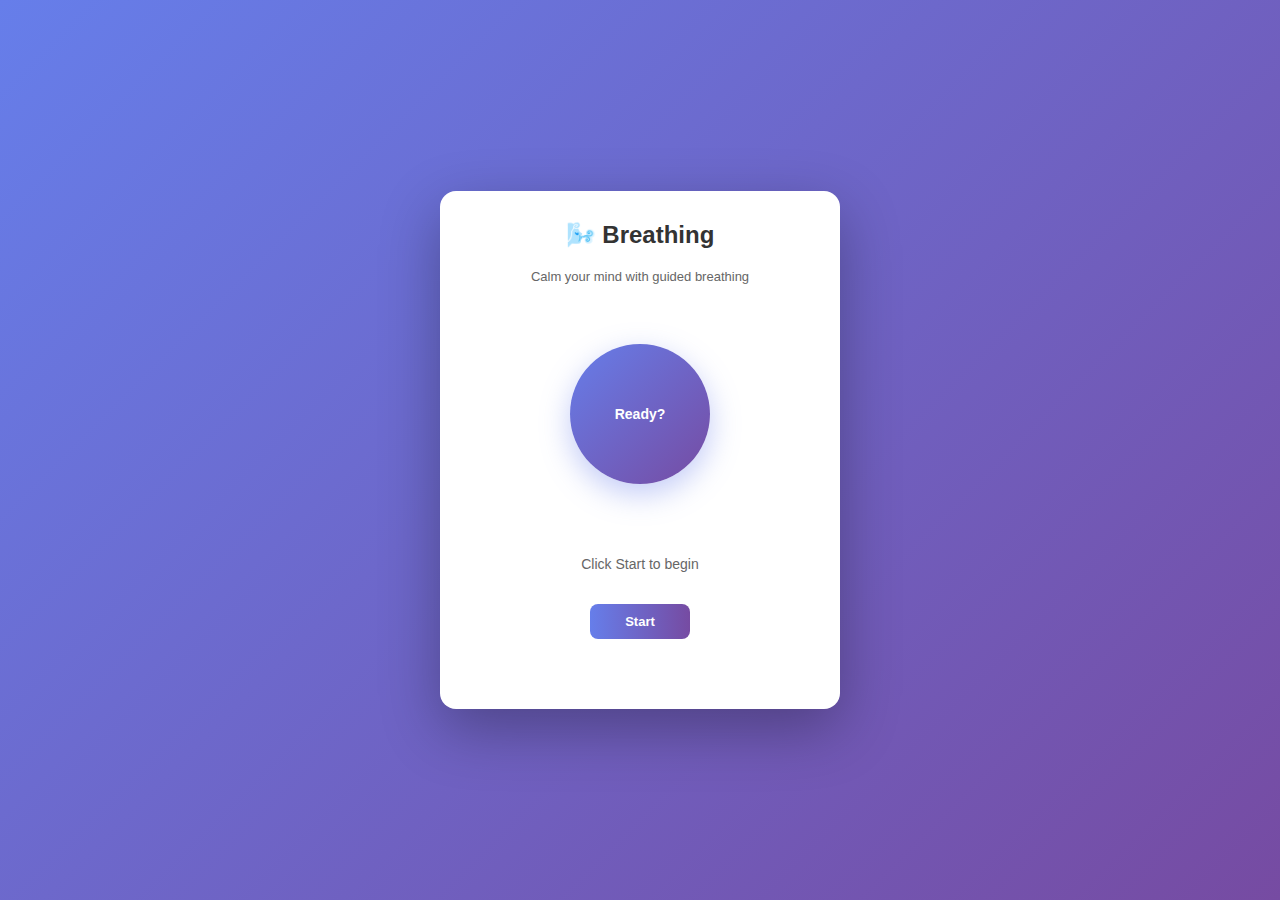
<file: mood ai/templates/breathing.html>
<!DOCTYPE html>
<html lang="en">
<head>
  <meta charset="UTF-8">
  <meta name="viewport" content="width=device-width, initial-scale=1.0">
  <title>Breathing Exercise</title>
  <style>
    * {
      margin: 0;
      padding: 0;
      box-sizing: border-box;
    }
    
    html, body {
      width: 100%;
      height: 100%;
      background: linear-gradient(135deg, #667eea 0%, #764ba2 100%);
      font-family: -apple-system, BlinkMacSystemFont, 'Segoe UI', Roboto, Oxygen, Ubuntu, sans-serif;
      display: flex;
      align-items: center;
      justify-content: center;
      overflow: hidden;
    }
    
    .container {
      width: 100%;
      height: 100%;
      display: flex;
      flex-direction: column;
      align-items: center;
      justify-content: center;
      padding: 20px;
      background: linear-gradient(135deg, #667eea 0%, #764ba2 100%);
    }
    
    .content {
      background: white;
      border-radius: 16px;
      padding: 30px 20px;
      box-shadow: 0 20px 60px rgba(0,0,0,0.3);
      width: 100%;
      max-width: 400px;
      display: flex;
      flex-direction: column;
      align-items: center;
      gap: 20px;
    }
    
    h1 {
      font-size: 24px;
      color: #333;
      margin: 0;
      text-align: center;
    }
    
    .subtitle {
      font-size: 13px;
      color: #666;
      text-align: center;
      margin: 0;
    }
    
    .circle-container {
      width: 100%;
      height: 220px;
      display: flex;
      align-items: center;
      justify-content: center;
      min-height: 220px;
    }
    
    .breath-circle {
      width: 140px;
      height: 140px;
      border-radius: 50%;
      background: linear-gradient(135deg, #667eea 0%, #764ba2 100%);
      display: flex;
      align-items: center;
      justify-content: center;
      box-shadow: 0 10px 30px rgba(102, 126, 234, 0.4);
      flex-shrink: 0;
    }
    
    .breath-text {
      font-size: 14px;
      font-weight: 700;
      color: white;
      text-align: center;
      line-height: 1.3;
      padding: 10px;
    }
    
    .instruction {
      font-size: 14px;
      color: #666;
      text-align: center;
      height: 40px;
      display: flex;
      align-items: center;
      justify-content: center;
      min-height: 40px;
    }
    
    .button-group {
      display: flex;
      gap: 10px;
      width: 100%;
      justify-content: center;
    }
    
    button {
      padding: 10px 20px;
      border: none;
      border-radius: 8px;
      font-size: 13px;
      font-weight: 700;
      cursor: pointer;
      transition: all 120ms ease;
      min-width: 100px;
    }
    
    .btn-start {
      background: linear-gradient(90deg, #667eea, #764ba2);
      color: white;
    }
    
    .btn-start:hover {
      transform: translateY(-2px);
      box-shadow: 0 6px 16px rgba(102, 126, 234, 0.4);
    }
    
    .btn-start:active {
      transform: translateY(0);
    }
    
    .btn-stop {
      background: #ff6b6b;
      color: white;
      display: none;
    }
    
    .btn-stop:hover {
      transform: translateY(-2px);
      box-shadow: 0 6px 16px rgba(255, 107, 107, 0.4);
    }
    
    .btn-stop:active {
      transform: translateY(0);
    }
    
    .cycles {
      font-size: 12px;
      color: #999;
      text-align: center;
      height: 20px;
      min-height: 20px;
    }
  </style>
</head>
<body>
  <div class="container">
    <div class="content">
      <h1>🌬️ Breathing</h1>
      <p class="subtitle">Calm your mind with guided breathing</p>
      
      <div class="circle-container">
        <div class="breath-circle">
          <div class="breath-text" id="circleText">Ready?</div>
        </div>
      </div>
      
      <div class="instruction" id="instruction">Click Start to begin</div>
      
      <div class="button-group">
        <button class="btn-start" id="startBtn">Start</button>
        <button class="btn-stop" id="stopBtn">Stop</button>
      </div>
      
      <div class="cycles" id="cycles"></div>
    </div>
  </div>

  <script>
    const circle = document.querySelector('.breath-circle');
    const circleText = document.getElementById('circleText');
    const instruction = document.getElementById('instruction');
    const startBtn = document.getElementById('startBtn');
    const stopBtn = document.getElementById('stopBtn');
    const cyclesEl = document.getElementById('cycles');
    
    let isBreathing = false;
    let cycleCount = 0;
    let phaseIndex = 0;
    let timeoutId = null;
    
    const phases = [
      { text: 'Breathe In', scale: 1.3, duration: 4000 },
      { text: 'Hold', scale: 1.3, duration: 4000 },
      { text: 'Breathe Out', scale: 1, duration: 4000 },
      { text: 'Hold', scale: 1, duration: 2000 }
    ];
    
    function runPhase() {
      if (!isBreathing) return;
      
      const phase = phases[phaseIndex];
      
      // Update instruction text
      instruction.textContent = phase.text;
      
      // Animate circle
      circle.style.transition = `transform ${phase.duration}ms ease-in-out`;
      circle.style.transform = `scale(${phase.scale})`;
      
      // Move to next phase
      phaseIndex = (phaseIndex + 1) % phases.length;
      
      // Update cycles count
      if (phaseIndex === 0) {
        cycleCount++;
        cyclesEl.textContent = `Cycle: ${cycleCount}`;
      }
      
      // Schedule next phase
      timeoutId = setTimeout(runPhase, phase.duration);
    }
    
    startBtn.addEventListener('click', function() {
      if (isBreathing) return;
      
      isBreathing = true;
      cycleCount = 0;
      phaseIndex = 0;
      
      startBtn.style.display = 'none';
      stopBtn.style.display = 'block';
      cyclesEl.textContent = '';
      circleText.textContent = 'Breathing...';
      
      // Start the breathing cycle
      runPhase();
    });
    
    stopBtn.addEventListener('click', function() {
      isBreathing = false;
      
      if (timeoutId) {
        clearTimeout(timeoutId);
      }
      
      // Reset circle
      circle.style.transition = 'transform 500ms ease-in-out';
      circle.style.transform = 'scale(1)';
      circleText.textContent = 'Well done! 🌿';
      instruction.textContent = `You completed ${cycleCount} cycle${cycleCount !== 1 ? 's' : ''}. Great job!`;
      
      startBtn.style.display = 'block';
      stopBtn.style.display = 'none';
      cyclesEl.textContent = '💪 Feel better?';
    });
  </script>
</body>
</html>
</file>
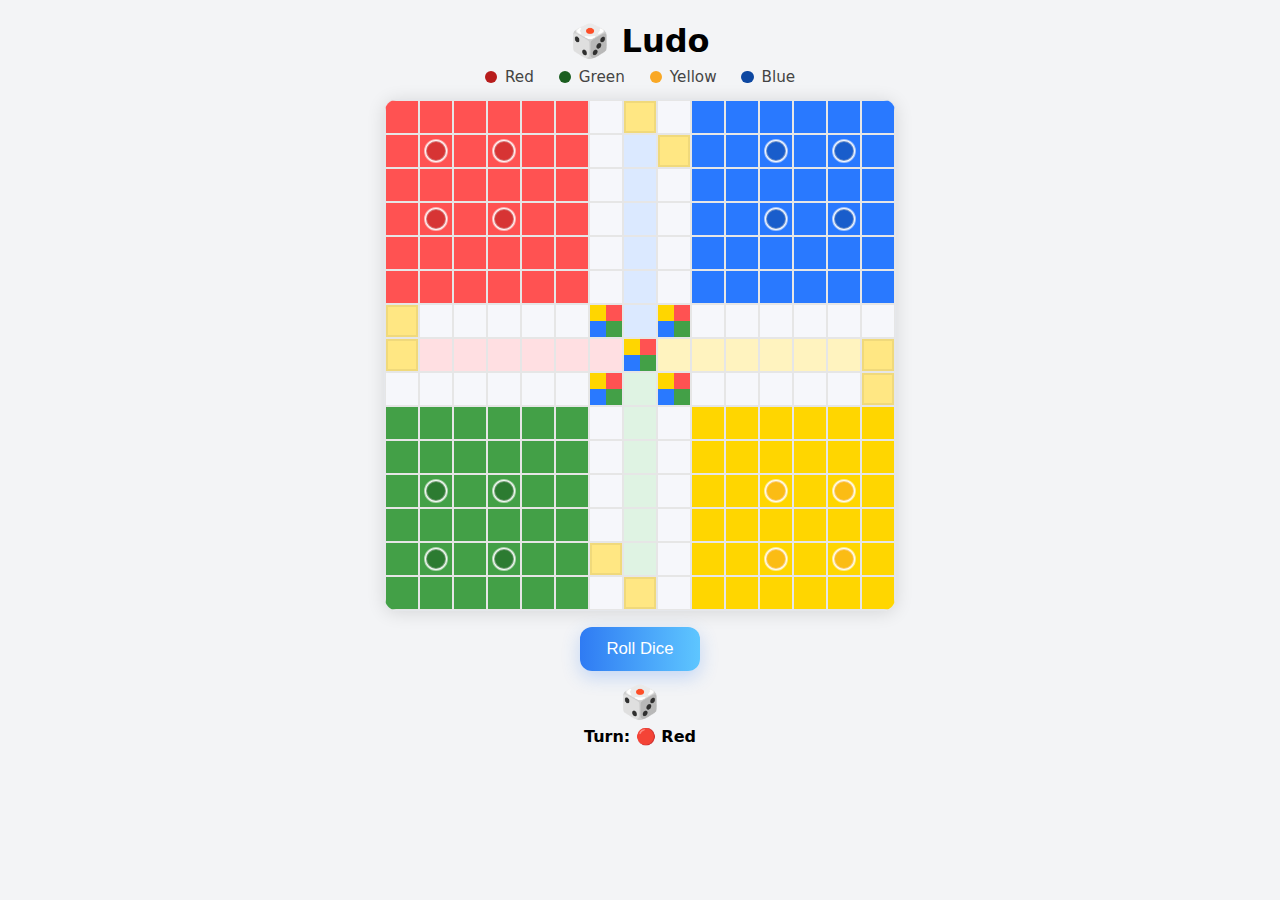
<file: mood ai/templates/ludo.html>
<!DOCTYPE html>
<html lang="en">
<head>
  <meta charset="UTF-8" />
  <meta name="viewport" content="width=device-width, initial-scale=1.0"/>
  <title>Ludo – Playable</title>
  <style>
    :root{
      --red:#ff5252; --red-dark:#b71c1c;
      --green:#43a047; --green-dark:#1b5e20;
      --yellow:#ffd600; --yellow-dark:#f9a825;
      --blue:#2979ff; --blue-dark:#0d47a1;
      --grid: 34px; /* cell size — tweak if you want */
    }

    /* Page */
    body{ background:#f3f4f6; font-family: system-ui, -apple-system, "Segoe UI", Roboto, Arial, sans-serif; }
    .wrap{
      max-width: 900px; margin: 22px auto; text-align: center;
    }
    h2{ margin: 0 0 8px; font-size: 2rem; }

    /* Legend */
    .legend{font-size:.95rem; color:#444; margin-bottom:12px}
    .legend span{display:inline-flex; align-items:center; gap:8px; margin:0 10px}
    .dot{ width:.8em; height:.8em; border-radius:50%; display:inline-block }
    .dot.red{background:var(--red-dark)} .dot.green{background:var(--green-dark)}
    .dot.blue{background:var(--blue-dark)} .dot.yellow{background:var(--yellow-dark)}

    /* Centering shell (prevents the “extra right border” issue) */
    .board-wrapper{ display:flex; justify-content:center; }
    .board-shell{ width:max-content; }

    /* Board grid */
    .ludo-board{
      display:grid;
      grid-template-columns: repeat(15, var(--grid));
      grid-template-rows: repeat(15, var(--grid));
      border-radius: 12px;
      background:#fff;
      box-shadow:0 2px 18px rgba(0,0,0,.12);
      border:1px solid #e5e7eb;
      overflow:hidden;
    }
    .cell{
      width:var(--grid); height:var(--grid);
      border:1px solid #e6e6e6; box-sizing:border-box; position:relative;
    }

    /* Homes */
    .home.red{ background:var(--red) }
    .home.blue{ background:var(--blue) }
    .home.green{ background:var(--green) }
    .home.yellow{ background:var(--yellow) }

    /* Outer track & colored lanes */
    .track{ background:#f6f7fb }
    .lane.red{ background:#ffdfe2 }
    .lane.blue{ background:#dbe9ff }
    .lane.green{ background:#dff3e3 }
    .lane.yellow{ background:#fff3bf }

    /* Safe squares (starts + 4 connectors) */
    .safe{ background: #ffe783 !important; box-shadow: inset 0 0 0 2px rgba(0,0,0,.06) }

    /* Center 3×3 star */
    .center{ background:
      conic-gradient(var(--red) 0 90deg, var(--green) 90deg 180deg,
                     var(--blue) 180deg 270deg, var(--yellow) 270deg 360deg); }

    /* Home “piece spots” (just for looks) */
    .spot{
      position:absolute; width:18px; height:18px; border-radius:50%;
      border:2px solid #fff; opacity:.9; top:50%; left:50%;
      transform:translate(-50%,-50%);
    }

    /* Tokens */
    .token{
      width:20px; height:20px; border-radius:50%;
      position:absolute; top:50%; left:50%; transform:translate(-50%,-50%);
      border:2px solid #fff; cursor:pointer; transition: transform .12s ease;
    }
    .token:hover{ transform:translate(-50%,-50%) scale(1.08); }
    .token.red{ background:var(--red-dark) }
    .token.blue{ background:var(--blue-dark) }
    .token.green{ background:var(--green-dark) }
    .token.yellow{ background:var(--yellow-dark) }
    .disabled{ pointer-events:none; opacity:.55 }

    /* Panel */
    .panel{ margin:16px 0 0 }
    .dice-btn{
      padding:12px 26px; font-size:1.05rem; border:none; border-radius:12px;
      background: linear-gradient(90deg, #2f7bf3, #5ec6ff); color:#fff; cursor:pointer;
      box-shadow:0 6px 18px rgba(47,123,243,.25);
    }
    .dice-btn:disabled{ opacity:.6; cursor:not-allowed; }
    .dice-face{ font-size:2rem; margin:12px 0 6px; min-height:2rem }
    .turn{ font-weight:700 }
    .hint{ font-size:.95rem; color:#555; margin-top:6px }
  </style>
</head>
<body>
  <div class="wrap">
    <h2>🎲 Ludo</h2>

    <div class="legend">
      <span><i class="dot red"></i>Red</span>
      <span><i class="dot green"></i>Green</span>
      <span><i class="dot yellow"></i>Yellow</span>
      <span><i class="dot blue"></i>Blue</span>
    </div>

    <div class="board-wrapper">
      <div class="board-shell">
        <div class="ludo-board" id="board"></div>
      </div>
    </div>

    <div class="panel">
      <button class="dice-btn" id="rollBtn">Roll Dice</button>
      <div class="dice-face" id="diceFace">🎲</div>
      <div class="turn" id="turnLabel">Turn: 🔴 Red</div>
      <div class="hint" id="hint"></div>
    </div>
  </div>

  <script>
    // ========= Setup helpers
    const diceFaces = ["⚀","⚁","⚂","⚃","⚄","⚅"];
    const emojiFor = {red:"🔴",green:"🟢",yellow:"🟡",blue:"🔵"};
    const colors = ["red","green","yellow","blue"]; // turn order

    // Build 15×15 grid and save cell refs
    const board = document.getElementById('board');
    const grid = [...Array(15)].map(()=>Array(15).fill(null));

    for(let r=0;r<15;r++){
      for(let c=0;c<15;c++){
        const el=document.createElement('div');
        el.className='cell';
        el.dataset.r=r; el.dataset.c=c;

        // Homes (four 6×6 corners)
        if(r<6 && c<6) el.classList.add('home','red');
        if(r<6 && c>8) el.classList.add('home','blue');
        if(r>8 && c<6) el.classList.add('home','green');
        if(r>8 && c>8) el.classList.add('home','yellow');

        // Outer track rails (rows 6 & 8, cols 6 & 8)
        if(r===6 || r===8 || c===6 || c===8) el.classList.add('track');

        // Home lanes (toward center)
        if(r===7 && c>=1 && c<=6) el.classList.add('lane','red');
        if(r===7 && c>=8 && c<=13) el.classList.add('lane','yellow');
        if(c===7 && r>=1 && r<=6) el.classList.add('lane','blue');
        if(c===7 && r>=8 && r<=13) el.classList.add('lane','green');

        // Center 3×3 star
        if(r>=6 && r<=8 && c>=6 && c<=8) el.classList.add('center');

        board.appendChild(el);
        grid[r][c]=el;
      }
    }

    // Add decorative home spots (2×2 circles) for looks
    const spots = {
      red:    [[1,1],[1,3],[3,1],[3,3]],
      blue:   [[1,11],[1,13],[3,11],[3,13]],
      green:  [[11,1],[11,3],[13,1],[13,3]],
      yellow: [[11,11],[11,13],[13,11],[13,13]],
    };
    Object.entries(spots).forEach(([clr,pts])=>{
      pts.forEach(([r,c])=>{
        const s=document.createElement('div');
        s.className='spot';
        grid[r][c].appendChild(s);
      });
    });

    // ===== Safe squares: 4 starts + 4 connectors
    const SAFE_COORDS = [
      [6,0], [1,8], [8,14], [13,6], // starts (red, blue, yellow, green)
      [0,7], [7,14], [14,7], [7,0]  // 4 connectors (top, right, bottom, left)
    ];
    const SAFE_SET = new Set();
    SAFE_COORDS.forEach(([r,c])=>{
      grid[r][c].classList.add('safe');
      SAFE_SET.add(grid[r][c]);
    });

    // ===== Correct 52-step clockwise outer loop staying on rails (rows/cols 6 & 8)
    // Start at (6,0); connectors at (0,7),(7,14),(14,7),(7,0)
    const LOOP = [
      // left band to top
      ...Array.from({length:6},(_,i)=>[6,i]),                 // (6,0..5)
      ...Array.from({length:6},(_,i)=>[5-i,6]),               // (5..0,6)
      [0,7],
      ...Array.from({length:5},(_,i)=>[i+1,8]),               // (1..5,8)
      ...Array.from({length:7},(_,i)=>[6,8+i]),               // (6,8..14)
      [7,14],
      ...Array.from({length:6},(_,i)=>[8,14-i]),              // (8,14..9)
      ...Array.from({length:6},(_,i)=>[9+i,8]),               // (9..14,8)
      [14,7],
      ...Array.from({length:5},(_,i)=>[13-i,6]),              // (13..9,6)
      ...Array.from({length:7},(_,i)=>[8,6-i]),               // (8,6..0)
      [7,0]
    ]; // 52 cells

    // Lanes (6 cells, last is goal)
    const LANES = {
      red:    [[7,1],[7,2],[7,3],[7,4],[7,5],[7,6]],
      yellow: [[7,13],[7,12],[7,11],[7,10],[7,9],[7,8]],
      blue:   [[1,7],[2,7],[3,7],[4,7],[5,7],[6,7]],
      green:  [[13,7],[12,7],[11,7],[10,7],[9,7],[8,7]],
    };

    // Start indices along LOOP (every 13 cells)
    // red (6,0)=0 | blue (1,8)=13 | yellow (8,14)=26 | green (13,6)=39
    const START_IDX = { red:0, blue:13, yellow:26, green:39 };

    const players = ["red","green","yellow","blue"].map(color => ({
      color,
      path: buildPath(color), // 52 + 6 = 58 cells
      tokens: [],
    }));

    function buildPath(color){
      const si = START_IDX[color];
      const rotated = LOOP.slice(si).concat(LOOP.slice(0,si));
      const withLane = rotated.concat(LANES[color]);
      return withLane.map(([r,c])=>grid[r][c]);
    }

    // Create tokens, place in bases
    const BASES = {
      red:    [[1,1],[1,3],[3,1],[3,3]],
      blue:   [[1,11],[1,13],[3,11],[3,13]],
      green:  [[11,1],[11,3],[13,1],[13,3]],
      yellow: [[11,11],[11,13],[13,11],[13,13]],
    };

    players.forEach(p=>{
      for(let i=0;i<4;i++){
        const el=document.createElement('div');
        el.className=`token ${p.color}`;
        const [br,bc]=BASES[p.color][i];
        grid[br][bc].appendChild(el);

        const tok = {
          el,
          color:p.color,
          player:p,
          pos:-1,                 // -1=in base; 0..57 on path; 57=goal
          baseCell:grid[br][bc],
        };
        el.addEventListener('click',()=>onTokenClick(tok));
        p.tokens.push(tok);
      }
    });

    // ===== Game state + UI hooks
    let current = 0;         // index into players array
    let diceValue = 0;
    let rolled = false;

    const rollBtn = document.getElementById('rollBtn');
    const faceEl = document.getElementById('diceFace');
    const turnEl = document.getElementById('turnLabel');
    const hintEl = document.getElementById('hint');

    rollBtn.addEventListener('click', rollDice);
    updateTurnLabel();
    setClickableForCurrent(false);

    function updateTurnLabel(){
      const p = players[current];
      turnEl.textContent = `Turn: ${emojiFor[p.color]} ${capitalize(p.color)}`;
    }
    function capitalize(s){ return s[0].toUpperCase()+s.slice(1); }

    function rollDice(){
      if(rolled) return;
      diceValue = Math.floor(Math.random()*6)+1;
      faceEl.textContent = diceFaces[diceValue-1];
      rolled = true;

      const p = players[current];
      const can = listValidMoves(p, diceValue);
      if(can.length===0){
        // No moves → pass turn regardless of rolling 6
        rolled = false;
        nextPlayer();
      }else{
        hintEl.textContent = `Choose a ${p.color.toUpperCase()} token to move ${diceValue} step${diceValue>1?'s':''}.`;
      }
      setClickableForCurrent(true);
    }

    function listValidMoves(player, steps){
      const res=[];
      for(const t of player.tokens){
        if(t.pos===-1){
          if(steps===6) res.push({t, targetIdx:0, type:'release'});
          continue;
        }
        const dest = t.pos + steps;
        if(dest > player.path.length-1) continue; // must land exactly on goal
        res.push({t, targetIdx:dest, type:'move'});
      }
      return res;
    }

    function onTokenClick(token){
      const p = players[current];
      if(token.player!==p || !rolled) return;
      const options = listValidMoves(p, diceValue).filter(o=>o.t===token);
      if(options.length===0) return;
      applyMove(options[0]);
    }

    function applyMove({t,targetIdx,type}){
      const p = t.player;

      if(t.pos===-1 && type==='release'){
        t.pos = 0;
        p.path[0].appendChild(t.el);
      }else{
        t.pos = targetIdx;
        const destCell = p.path[t.pos];
        destCell.appendChild(t.el);

        // Capture only on outer loop (0..51) and only if destination isn't safe
        if(t.pos < 52 && !SAFE_SET.has(destCell)){
          const victims = Array.from(destCell.querySelectorAll('.token'))
            .map(el=>findTokenByEl(el))
            .filter(v=>v && v.color!==t.color);
          if(victims.length){
            victims.forEach(v=>{
              v.pos=-1;
              v.baseCell.appendChild(v.el);
            });
          }
        }
      }

      // Win check: all tokens at goal (index 57)
      if(p.tokens.every(x=>x.pos===p.path.length-1)){
        setClickableForCurrent(false);
        faceEl.textContent='🏆';
        hintEl.textContent = `${p.color.toUpperCase()} wins!`;
        rollBtn.disabled = true;
        return;
      }

      const keepTurn = (diceValue===6);
      rolled = false;
      setClickableForCurrent(false);
      if(keepTurn){
        hintEl.textContent = `${p.color.toUpperCase()} rolled a 6 – roll again.`;
      }else{
        hintEl.textContent = '';
        nextPlayer();
      }
    }

    function nextPlayer(){
      current = (current+1)%players.length;
      updateTurnLabel();
    }

    function setClickableForCurrent(enable){
      players.forEach((pl,idx)=>{
        pl.tokens.forEach(t=>{
          if(idx!==current || !enable) t.el.classList.add('disabled');
          else t.el.classList.remove('disabled');
        });
      });
    }

    function findTokenByEl(el){
      for(const pl of players){ for(const t of pl.tokens){ if(t.el===el) return t; } }
      return null;
    }
  </script>
</body>
</html>
</file>
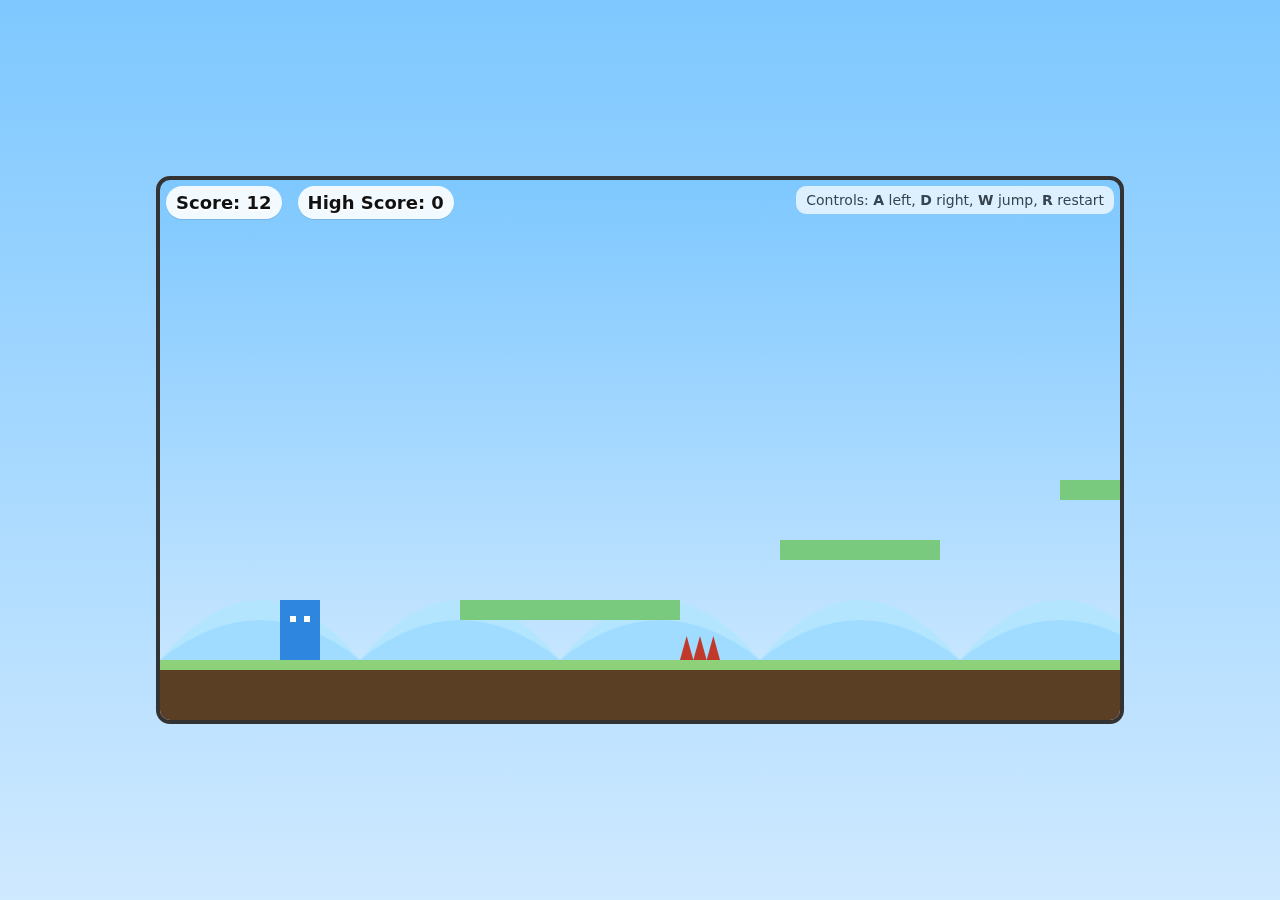
<file: mood ai/templates/mario.html>
<!DOCTYPE html>
<html lang="en">
<head>
  <meta charset="UTF-8" />
  <title>Mario 2D — A/D move, W jump, R restart</title>
  <style>
    :root{
      --ui:#111; --ui-bg:rgba(255,255,255,.9);
      --sky1:#7ec8ff; --sky2:#cfe9ff; --ground:#6b4d2e;
      --platform:#79c97f; --spike:#c0392b; --enemy:#d35400; --player:#2e86de;
      --grid: 16px;
    }
    *{box-sizing:border-box}
    html,body{height:100%}
    body{
      margin:0; background:linear-gradient(var(--sky1),var(--sky2));
      display:flex; align-items:center; justify-content:center; font-family:system-ui,Segoe UI,Arial,sans-serif;
      overflow:hidden;
    }
    #gameWrap{ position:relative; }
    canvas{
      display:block; border:4px solid #333; border-radius:14px;
      background:
        linear-gradient(var(--sky1),var(--sky2)) no-repeat,
        radial-gradient( at 20% 15%, rgba(255,255,255,.35), transparent 50% ),
        radial-gradient( at 70% 10%, rgba(255,255,255,.25), transparent 55% );
    }
    #hud{
      position:absolute; top:10px; left:10px; color:var(--ui); font-weight:700;
      text-shadow:0 2px 0 rgba(255,255,255,.65);
      display:flex; gap:16px; font-size:18px; align-items:center;
      user-select:none;
    }
    #controls{
      position:absolute; top:10px; right:10px; color:#222; font-size:14px; opacity:.8; user-select:none;
      background:var(--ui-bg); padding:6px 10px; border-radius:10px;
    }
    #gameOver{
      position:absolute; inset:0; display:flex; align-items:center; justify-content:center;
      background:rgba(0,0,0,.3); visibility:hidden; opacity:0; transition:.25s ease;
    }
    #gameOver.visible{ visibility:visible; opacity:1; }
    .panel{
      background:var(--ui-bg); padding:22px 28px; border-radius:16px; text-align:center; min-width:280px;
      box-shadow:0 10px 30px rgba(0,0,0,.15);
    }
    .panel h1{ margin:0 0 6px; font-size:28px; }
    .panel p{ margin:4px 0; }
    .btn{
      margin-top:12px; padding:10px 18px; border:none; border-radius:10px; cursor:pointer;
      background:linear-gradient(90deg,#2f7bf3,#5ec6ff); color:#fff; font-weight:700;
      box-shadow:0 8px 20px rgba(47,123,243,.25);
    }
    .pill{
      background:var(--ui-bg); padding:6px 10px; border-radius:999px; box-shadow:0 1px 0 rgba(0,0,0,.1);
    }
  </style>
</head>
<body>
  <div id="gameWrap">
    <canvas id="cv" width="960" height="540"></canvas>

    <div id="hud">
      <span id="score" class="pill">Score: 0</span>
      <span id="best" class="pill">High Score: 0</span>
    </div>
    <div id="controls">Controls: <b>A</b> left, <b>D</b> right, <b>W</b> jump, <b>R</b> restart</div>

    <!-- overlay (will show either game over or congrats panel) -->
    <div id="gameOver">
      <!-- Game Over panel -->
      <div id="gameOverPanel" class="panel" style="display:none">
        <h1>Game Over</h1>
        <p id="finalScoreOver">Your Score: 0</p>
        <p id="bestScoreOver">Best: 0</p>
        <button id="restartBtnOver" class="btn">Restart (R)</button>
      </div>

      <!-- Congratulations panel -->
      <div id="congratsPanel" class="panel" style="display:none">
        <h1>Congratulations!</h1>
        <p id="finalScoreCongrats">Your Score: 0</p>
        <p id="bestScoreCongrats">Best: 0</p>
        <button id="restartBtnCongrats" class="btn">Restart (R)</button>
      </div>
    </div>
  </div>

  <script>
  // ===== Canvas & UI
  const cv = document.getElementById('cv');
  const ctx = cv.getContext('2d');
  const scoreEl = document.getElementById('score');
  const bestEl  = document.getElementById('best');

  const overUi  = document.getElementById('gameOver');
  const gameOverPanel = document.getElementById('gameOverPanel');
  const congratsPanel = document.getElementById('congratsPanel');

  const finalScoreOver = document.getElementById('finalScoreOver');
  const bestScoreOver  = document.getElementById('bestScoreOver');
  const restartBtnOver = document.getElementById('restartBtnOver');

  const finalScoreCongrats = document.getElementById('finalScoreCongrats');
  const bestScoreCongrats  = document.getElementById('bestScoreCongrats');
  const restartBtnCongrats = document.getElementById('restartBtnCongrats');

  // ===== World & camera
  const WORLD = { w: 6000, h: cv.height, gravity: 1.5, floorH: 60 };
  let cameraX = 0;

  // ===== Input
  const keys = Object.create(null);
  window.addEventListener('keydown', e=>{
    const k = e.key.toLowerCase();
    if (['a','d','w','r'].includes(k)) e.preventDefault();
    keys[k]=true;

    if (k==='w' && player.grounded && !player.dead) jump();
    if (k==='r') restart();
  }, {passive:false});
  window.addEventListener('keyup', e=>{ keys[e.key.toLowerCase()] = false; });

  // ===== Player
  const player = {
    x: 120, y: WORLD.h - WORLD.floorH - 64,
    w: 40, h: 60,
    vx: 0, vy: 0,
    accel: 0.7, speed: 5.2, friction: 0.85,
    grounded: false, canDouble: true,
    jumpPower: 22,
    dead: false,
    score: 0, maxDistance: 0,
  };

  // ===== Platforms, spikes, enemies
  const platforms = [
    {x:0, y:WORLD.h - WORLD.floorH, w:WORLD.w, h:WORLD.floorH, ground:true},
    {x:300, y:420, w:220, h:20},
    {x:620, y:360, w:160, h:20},
    {x:900, y:300, w:200, h:20},
    {x:1200, y:420, w:260, h:20},
    {x:1600, y:360, w:200, h:20},
    {x:1950, y:300, w:180, h:20},
    {x:2300, y:360, w:200, h:20},
    {x:2600, y:420, w:220, h:20},
    {x:2900, y:360, w:170, h:20},
    {x:3250, y:300, w:200, h:20},
    {x:3600, y:360, w:200, h:20},
    {x:3950, y:420, w:200, h:20},
    {x:4300, y:360, w:240, h:20},
    {x:4700, y:300, w:200, h:20},
    {x:5100, y:360, w:260, h:20},
    {x:5450, y:420, w:220, h:20},
  ];

  const spikes = [
    {x: 520, y: WORLD.h - WORLD.floorH - 24, w: 40, h: 24},
    {x: 1500, y: WORLD.h - WORLD.floorH - 24, w: 50, h: 24},
    {x: 2500, y: WORLD.h - WORLD.floorH - 24, w: 60, h: 24},
    {x: 4100, y: WORLD.h - WORLD.floorH - 24, w: 50, h: 24},
    {x: 5700, y: WORLD.h - WORLD.floorH - 24, w: 60, h: 24},
  ];

  const enemies = [
    makeEnemy(1750, WORLD.h - WORLD.floorH - 50, 40, 50, 1.4, 1700, 1900),
    makeEnemy(3400, WORLD.h - WORLD.floorH - 50, 40, 50, 1.6, 3350, 3550),
    makeEnemy(4850, WORLD.h - WORLD.floorH - 50, 40, 50, 1.5, 4800, 5000),
  ];

  function makeEnemy(x,y,w,h,speed,minX,maxX){
    return {x,y,w,h, vx:speed, minX, maxX, alive:true, stomped:false};
  }

  // ===== Flag (placed near end of world) - must be top level so update() can see it
  const flag = {
    x: WORLD.w - 120, // position near the end of the world
    y: WORLD.h - WORLD.floorH - 150, // pole top y (pole extends downwards)
    w: 8,   // pole width
    h: 150,  // pole height
    flagW: 60,
    flagH: 40
  };

  // ===== High score
  let best = Number(localStorage.getItem('mario_best')||0);
  bestEl.textContent = `High Score: ${best}`;
  congratsPanel.style.display = 'none';

  // ===== Game loop
  let rafId = null;
  function loop(){
    update();
    draw();
    if (!player.dead) rafId = requestAnimationFrame(loop);
  } // <-- fixed: closed loop function

  function update(){
    // Horizontal movement (A/D)
    if (keys['a']) player.vx = Math.max(player.vx - player.accel, -player.speed);
    if (keys['d']) player.vx = Math.min(player.vx + player.accel,  player.speed);
    if (!keys['a'] && !keys['d']) player.vx *= player.friction;

    // Gravity
    player.vy += WORLD.gravity;
    player.grounded = false;

    // Integrate
    player.x += player.vx;
    player.y += player.vy;

    // Keep inside world horizontally
    if (player.x < 0) { player.x = 0; player.vx = 0; }
    if (player.x + player.w > WORLD.w) { player.x = WORLD.w - player.w; player.vx = 0; }

    // Collide with platforms
    for (const p of platforms){
      resolveSolid(player, p);
    }

    // Check if player reaches flag (use flag's world coords)
    // We'll consider flag area to include pole + flag cloth
    const flagArea = { x: flag.x, y: flag.y, w: flag.w + flag.flagW, h: flag.h };
    if (aabb(player, flagArea)){
      // player reached goal
      player.dead = true;
      cancelAnimationFrame(rafId);
      showCongratulations(); // shows congrats panel and overlay
      return;
    }

    // Kill zones: spikes
    for (const s of spikes){
      if (aabb(player, s)) return endGame();
    }

    // Enemies: patrol + collision
    for (const e of enemies){
      if (!e.alive) continue;
      e.x += e.vx;
      if (e.x < e.minX || e.x + e.w > e.maxX) e.vx *= -1;

      if (aabb(player, e)){
        const isStomp = (player.vy > 0) && ((player.y + player.h) - e.y) < 16;
        if (isStomp){
          e.alive = false; e.stomped = true;
          player.vy = -16; // bounce
          player.score += 100;
        }else{
          return endGame();
        }
      }
    }

    // Scoring by distance
    player.maxDistance = Math.max(player.maxDistance, Math.floor(player.x));
    player.score = Math.max(player.score, Math.floor(player.maxDistance / 10));
    scoreEl.textContent = `Score: ${player.score}`;

    // Camera follows player
    cameraX = player.x + player.w/2 - cv.width/2;
    cameraX = Math.max(0, Math.min(cameraX, WORLD.w - cv.width));
  }

  function draw(){
    ctx.clearRect(0,0,cv.width,cv.height);

    // Parallax hills
    const parY = WORLD.h - WORLD.floorH;
    drawHill('#b3e5ff', 0.2, 120);
    drawHill('#a0dcff', 0.35, 80);
    function drawHill(color, scale, height){
      ctx.fillStyle = color;
      const off = cameraX * scale;
      ctx.beginPath();
      ctx.moveTo(-off, parY);
      for(let x=-off; x< cv.width - off + 200; x+=200){
        ctx.quadraticCurveTo(x+100, parY - height, x+200, parY);
      }
      ctx.lineTo(cv.width, cv.height); ctx.lineTo(0, cv.height); ctx.closePath(); ctx.fill();
    }

    // Ground
    ctx.fillStyle = '#5b3f25';
    ctx.fillRect(-cameraX, WORLD.h - WORLD.floorH, WORLD.w, WORLD.floorH);
    ctx.fillStyle = '#8dd17a';
    ctx.fillRect(-cameraX, WORLD.h - WORLD.floorH, WORLD.w, 10);

    // Platforms
    ctx.fillStyle = getCss('--platform');
    for (const p of platforms){
      if (p.ground) continue;
      ctx.fillRect(p.x - cameraX, p.y, p.w, p.h);
    }

    // Spikes
    ctx.fillStyle = getCss('--spike');
    spikes.forEach(s=>{
      const n = Math.max(1, Math.floor(s.w/12));
      const baseX = s.x - cameraX;
      const step = s.w / n;
      for(let i=0;i<n;i++){
        const x = baseX + i*step;
        ctx.beginPath();
        ctx.moveTo(x, s.y + s.h);
        ctx.lineTo(x + step/2, s.y);
        ctx.lineTo(x + step, s.y + s.h);
        ctx.closePath(); ctx.fill();
      }
    });

    // Enemies
    enemies.forEach(e=>{
      if (!e.alive) return;
      ctx.fillStyle = getCss('--enemy');
      ctx.fillRect(e.x - cameraX, e.y, e.w, e.h);
      // tiny eyes
      ctx.fillStyle = '#fff';
      ctx.fillRect(e.x - cameraX + 8, e.y + 10, 6, 6);
      ctx.fillRect(e.x - cameraX + e.w - 14, e.y + 10, 6, 6);
    });

    // Draw flag pole (world coords -> camera)
    ctx.fillStyle = "#555";
    ctx.fillRect(flag.x - cameraX, flag.y, flag.w, flag.h);

    // Draw red flag cloth
    ctx.fillStyle = "red";
    ctx.beginPath();
    ctx.moveTo(flag.x + flag.w - cameraX, flag.y + 12);
    ctx.lineTo(flag.x + flag.w + flag.flagW - cameraX, flag.y + 12 + flag.flagH/2);
    ctx.lineTo(flag.x + flag.w - cameraX, flag.y + 12 + flag.flagH);
    ctx.closePath();
    ctx.fill();

    // Player (draw after flag so player overlaps when close)
    ctx.fillStyle = getCss('--player');
    ctx.fillRect(player.x - cameraX, player.y, player.w, player.h);
    // face
    ctx.fillStyle = '#fff';
    ctx.fillRect(player.x - cameraX + 10, player.y + 16, 6, 6);
    ctx.fillRect(player.x - cameraX + 24, player.y + 16, 6, 6);
  }

  // ===== Helpers
  function jump(){
    player.vy = -player.jumpPower;
    player.grounded = false;
  }

  function aabb(a,b){
    return a.x < b.x + b.w && a.x + a.w > b.x && a.y < b.y + b.h && a.y + a.h > b.y;
  }

  function resolveSolid(a, s){
    if (!aabb(a,s)) return;
    const prevX = a.x - a.vx;
    const prevY = a.y - a.vy;

    const overlapX1 = (a.x + a.w) - s.x;
    const overlapX2 = (s.x + s.w) - a.x;
    const overlapY1 = (a.y + a.h) - s.y;
    const overlapY2 = (s.y + s.h) - a.y;

    const fromLeft   = prevX + a.w <= s.x;
    const fromRight  = prevX >= s.x + s.w;
    const fromTop    = prevY + a.h <= s.y;
    const fromBottom = prevY >= s.y + s.h;

    if (fromTop){
      a.y = s.y - a.h; a.vy = 0; a.grounded = true; return;
    }
    if (fromBottom){
      a.y = s.y + s.h; a.vy = 0; return;
    }
    if (fromLeft){
      a.x = s.x - a.w; a.vx = 0; return;
    }
    if (fromRight){
      a.x = s.x + s.w; a.vx = 0; return;
    }

    const minX = Math.min(overlapX1, overlapX2);
    const minY = Math.min(overlapY1, overlapY2);
    if (minX < minY){
      if (overlapX1 < overlapX2){ a.x -= overlapX1; } else { a.x += overlapX2; }
      a.vx = 0;
    } else {
      if (overlapY1 < overlapY2){ a.y -= overlapY1; a.grounded = true; } else { a.y += overlapY2; }
      a.vy = 0;
    }
  }

  function endGame(){
    player.dead = true;
    cancelAnimationFrame(rafId);
    player.vx = 0; player.vy = 0;

    if (player.score > best){
      best = player.score;
      localStorage.setItem('mario_best', String(best));
    }
    finalScoreOver.textContent = `Your Score: ${player.score}`;
    bestScoreOver.textContent  = `Best: ${best}`;
    bestEl.textContent         = `High Score: ${best}`;

    // show overlay + game over panel
    congratsPanel.style.display = 'none';
    gameOverPanel.style.display = 'block';
    overUi.classList.add('visible');
  }

  function showCongratulations(){
    if (player.score > best){
      best = player.score;
      localStorage.setItem('mario_best', String(best));
    }
    finalScoreCongrats.textContent = `Your Score: ${player.score}`;
    bestScoreCongrats.textContent  = `Best: ${best}`;
    bestEl.textContent             = `High Score: ${best}`;

    // show overlay + congrats panel
    gameOverPanel.style.display = 'none';
    congratsPanel.style.display = 'block';
    overUi.classList.add('visible');
  }

  function restart(){
    // allow restart only after player.dead
    if (!player.dead) return;
    location.reload();
  }

  function getCss(varName){
    return getComputedStyle(document.documentElement).getPropertyValue(varName) || '#000';
  }

  // wire up restart buttons
  restartBtnOver.addEventListener('click', ()=>location.reload());
  restartBtnCongrats.addEventListener('click', restart);

  // Start!
  loop();
  </script>
</body>
</html>
</file>
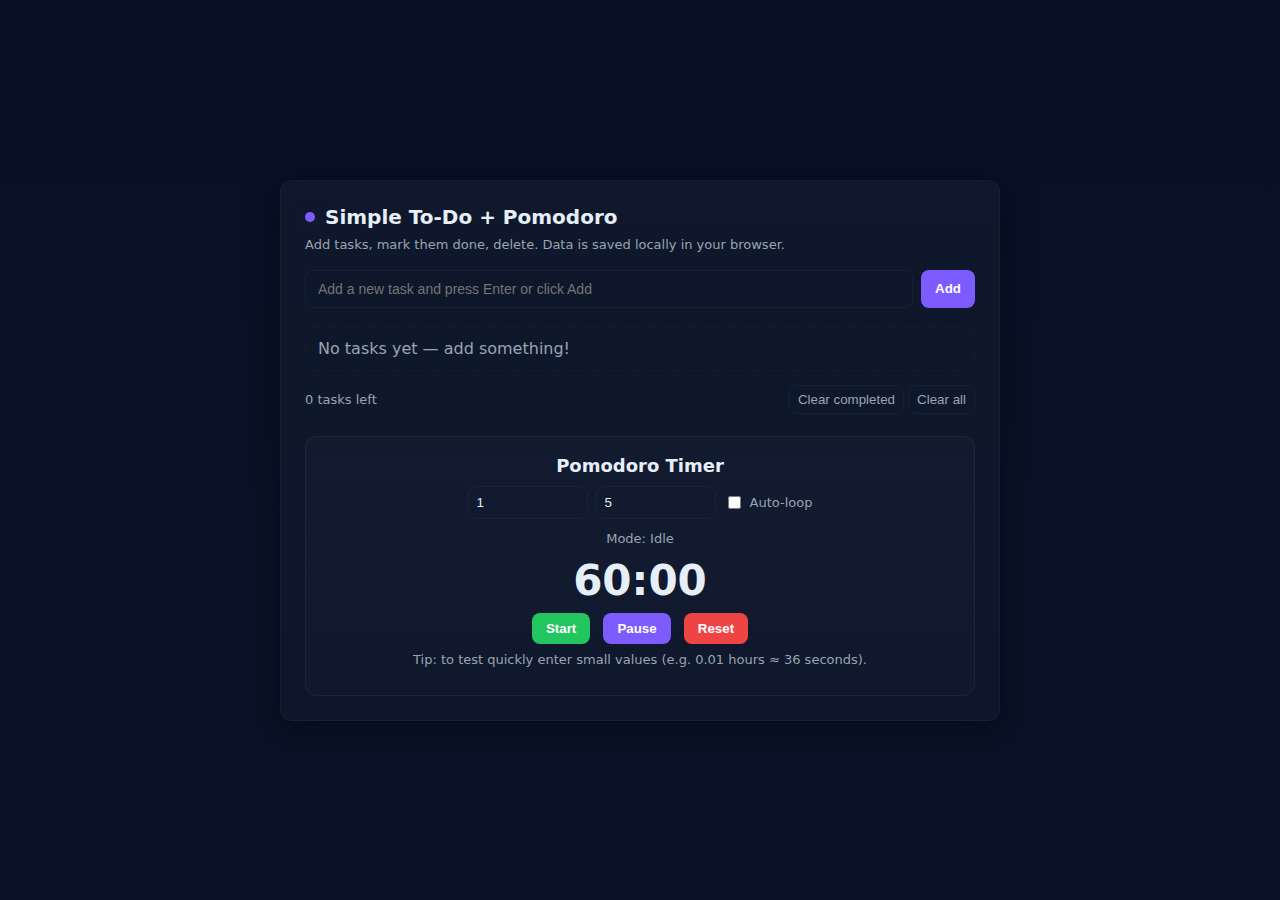
<file: mood ai/templates/todo.html>
<!doctype html>
<html lang="en">
<head>
  <meta charset="utf-8">
  <meta name="viewport" content="width=device-width,initial-scale=1">
  <title>Simple To‑Do List + Pomodoro</title>
  <style>
    :root{--bg:#0f1724;--card:#0b1220;--accent:#7c5cff;--muted:#9aa4b2;--success:#22c55e;--danger:#ef4444}
    *{box-sizing:border-box}
    body{font-family:Inter,ui-sans-serif,system-ui,Segoe UI,Roboto,"Helvetica Neue",Arial;margin:0;background:linear-gradient(180deg,#071025 0%,#091226 60%);color:#e6eef8;min-height:100vh;display:grid;place-items:center;padding:28px}
    .todo-wrap{width:100%;max-width:720px;background:linear-gradient(180deg,rgba(255,255,255,0.03),rgba(255,255,255,0.02));border:1px solid rgba(255,255,255,0.04);padding:24px;border-radius:12px;box-shadow:0 8px 30px rgba(2,6,23,0.6)}
    h1{margin:0 0 8px;font-size:20px;display:flex;align-items:center;gap:10px}
    h1 .dot{width:10px;height:10px;border-radius:50%;background:var(--accent);box-shadow:0 4px 18px rgba(124,92,255,0.25)}
    p.lead{margin:0 0 18px;color:var(--muted);font-size:13px}

    .controls{display:flex;gap:8px}
    .controls input[type="text"]{flex:1;padding:10px 12px;border-radius:8px;border:1px solid rgba(255,255,255,0.04);background:transparent;color:inherit;outline:none;font-size:14px}
    .controls button{padding:10px 14px;border-radius:8px;border:0;background:var(--accent);color:white;font-weight:600;cursor:pointer;transition:transform .12s ease}
    .controls button:active{transform:scale(.98)}

    .list{margin-top:18px;display:flex;flex-direction:column;gap:8px}
    .item{display:flex;align-items:center;gap:12px;padding:10px;border-radius:10px;border:1px solid rgba(255,255,255,0.03);background:linear-gradient(180deg,rgba(255,255,255,0.01),transparent)}
    .item .left{display:flex;align-items:center;gap:12px;flex:1}
    .item input[type="checkbox"]{width:18px;height:18px}
    .item label{font-size:15px}
    .item.completed label{text-decoration:line-through;color:var(--muted)}

    .actions{display:flex;gap:8px}
    .btn-ghost{background:transparent;border:1px solid rgba(255,255,255,0.04);color:var(--muted);padding:6px 8px;border-radius:8px;cursor:pointer}
    .count{margin-top:14px;color:var(--muted);font-size:13px;display:flex;justify-content:space-between;align-items:center}

    /* Pomodoro timer */
    .pomodoro{margin-top:22px;padding:18px;border:1px solid rgba(255,255,255,0.05);border-radius:12px;text-align:center;background:linear-gradient(180deg,rgba(255,255,255,0.02),rgba(255,255,255,0.01))}
    .pomodoro h2{margin:0 0 10px;font-size:18px}
    .timer-display{font-size:42px;font-weight:700;margin-bottom:8px}
    .timer-meta{color:var(--muted);font-size:13px;margin-bottom:10px}
    .pom-controls{display:flex;gap:8px;flex-wrap:wrap;justify-content:center;margin-bottom:12px}
    .pom-controls input[type="number"]{width:120px;padding:8px;border-radius:8px;border:1px solid rgba(255,255,255,0.04);background:transparent;color:inherit}
    .pom-controls label{display:flex;align-items:center;gap:6px;color:var(--muted);font-size:13px}

    .pomodoro button{margin:0 4px;padding:8px 14px;border:none;border-radius:8px;cursor:pointer;font-weight:600}
    .start{background:var(--success);color:#fff}
    .pause{background:var(--accent);color:#fff}
    .reset{background:var(--danger);color:#fff}

    @media (max-width:420px){.controls{flex-direction:column}.controls button{width:100%}}
  </style>
</head>
<body>
  <main class="todo-wrap" role="application" aria-label="Simple to-do list">
    <h1><span class="dot" aria-hidden></span>Simple To‑Do + Pomodoro</h1>
    <p class="lead">Add tasks, mark them done, delete. Data is saved locally in your browser.</p>

    <div class="controls">
      <input id="newTask" type="text" placeholder="Add a new task and press Enter or click Add" aria-label="New task">
      <button id="addBtn" type="button">Add</button>
    </div>

    <div id="list" class="list" aria-live="polite"></div>

    <div class="count">
      <div id="leftCounter">0 tasks left</div>
      <div>
        <button id="clearDone" class="btn-ghost" type="button">Clear completed</button>
        <button id="clearAll" class="btn-ghost" type="button">Clear all</button>
      </div>
    </div>

    <section class="pomodoro" aria-label="Pomodoro timer">
      <h2>Pomodoro Timer</h2>

      <div class="pom-controls">
        <input id="studyHours" type="number" step="0.25" min="0" value="1" title="Study hours (e.g. 1 or 1.5 for 90 minutes)">
        <input id="breakMinutes" type="number" step="1" min="0" value="5" title="Break minutes (e.g. 5)">
        <label><input id="loopToggle" type="checkbox"> Auto-loop</label>
      </div>

      <div id="timerMode" class="timer-meta">Mode: Idle</div>
      <div id="timer" class="timer-display">60:00</div>
      <div>
        <button class="start" id="startBtn">Start</button>
        <button class="pause" id="pauseBtn">Pause</button>
        <button class="reset" id="resetBtn">Reset</button>
      </div>
      <div class="timer-meta" style="margin-top:8px;color:var(--muted)">Tip: to test quickly enter small values (e.g. 0.01 hours ≈ 36 seconds).</div>
    </section>
  </main>

  <script>
    // To-do list functionality
    const newTask = document.getElementById('newTask');
    const addBtn = document.getElementById('addBtn');
    const listEl = document.getElementById('list');
    const leftCounter = document.getElementById('leftCounter');
    const clearDone = document.getElementById('clearDone');
    const clearAll = document.getElementById('clearAll');

    let tasks = JSON.parse(localStorage.getItem('todo.tasks') || '[]');

    function save(){ localStorage.setItem('todo.tasks', JSON.stringify(tasks)); }

    function render(){
      listEl.innerHTML = '';
      if(tasks.length === 0){ listEl.innerHTML = '<div style="color:var(--muted);padding:12px;border-radius:8px;border:1px dashed rgba(255,255,255,0.03)">No tasks yet — add something!</div>' }

      tasks.forEach((t, idx) =>{
        const item = document.createElement('div'); item.className = 'item' + (t.done ? ' completed' : '');
        const left = document.createElement('div'); left.className = 'left';

        const cb = document.createElement('input'); cb.type = 'checkbox'; cb.checked = t.done; cb.setAttribute('aria-label','Mark task done');
        cb.addEventListener('change', ()=>{ tasks[idx].done = cb.checked; save(); render(); });

        const lbl = document.createElement('label'); lbl.textContent = t.text; lbl.title = 'Double-click to edit';
        lbl.addEventListener('dblclick', ()=>{ editTask(idx); });

        left.appendChild(cb); left.appendChild(lbl);

        const actions = document.createElement('div'); actions.className = 'actions';
        const del = document.createElement('button'); del.className='btn-ghost'; del.textContent='Delete'; del.addEventListener('click', ()=>{ tasks.splice(idx,1); save(); render(); });
        actions.appendChild(del);

        item.appendChild(left); item.appendChild(actions);
        listEl.appendChild(item);
      });

      const left = tasks.filter(t=>!t.done).length;
      leftCounter.textContent = left + (left===1? ' task left' : ' tasks left');
    }

    function addTask(text){ text = (text||'').trim(); if(!text) return; tasks.unshift({text,done:false}); save(); render(); }

    addBtn.addEventListener('click', ()=>{ addTask(newTask.value); newTask.value=''; newTask.focus(); });
    newTask.addEventListener('keydown', (e)=>{ if(e.key === 'Enter'){ addTask(newTask.value); newTask.value=''; } });

    function editTask(idx){
      const current = tasks[idx].text;
      const input = document.createElement('input'); input.type='text'; input.value = current; input.style.width='100%';
      const item = listEl.children[idx];
      const label = item.querySelector('label');
      label.replaceWith(input);
      input.focus();
      input.select();
      input.addEventListener('blur', ()=>{ tasks[idx].text = input.value.trim() || current; save(); render(); });
      input.addEventListener('keydown', (e)=>{ if(e.key==='Enter'){ input.blur(); } if(e.key==='Escape'){ render(); } });
    }

    clearDone.addEventListener('click', ()=>{ tasks = tasks.filter(t=>!t.done); save(); render(); });
    clearAll.addEventListener('click', ()=>{ if(confirm('Clear ALL tasks?')){ tasks = []; save(); render(); } });

    render();

    // Pomodoro timer functionality (custom study hours + custom break minutes + optional auto-loop)
    const studyInput = document.getElementById('studyHours');
    const breakInput = document.getElementById('breakMinutes');
    const loopToggle = document.getElementById('loopToggle');
    const timerEl = document.getElementById('timer');
    const modeEl = document.getElementById('timerMode');
    const startBtn = document.getElementById('startBtn');
    const pauseBtn = document.getElementById('pauseBtn');
    const resetBtn = document.getElementById('resetBtn');

    let studySeconds = Math.max(0, Math.round(Number(studyInput.value || 1) * 3600));
    let breakSeconds = Math.max(0, Math.round(Number(breakInput.value || 5) * 60));
    let remaining = studySeconds;
    let intervalId = null;
    let mode = 'idle'; // 'idle' | 'study' | 'break'

    function saveSettings(){
      studySeconds = Math.max(0, Math.round(Number(studyInput.value || 0) * 3600));
      breakSeconds = Math.max(0, Math.round(Number(breakInput.value || 0) * 60));
    }

    function formatTime(s){
      const m = Math.floor(s/60).toString().padStart(2,'0');
      const sec = (s%60).toString().padStart(2,'0');
      return `${m}:${sec}`;
    }

    function updateTimerUI(){
      timerEl.textContent = formatTime(Math.max(0, remaining));
      modeEl.textContent = 'Mode: ' + (mode === 'idle' ? 'Idle' : (mode === 'study' ? 'Study' : 'Break'));
    }

    function beep(){
      try{
        const ctx = new (window.AudioContext || window.webkitAudioContext)();
        const o = ctx.createOscillator();
        const g = ctx.createGain();
        o.type = 'sine'; o.frequency.value = 880;
        g.gain.value = 0.06;
        o.connect(g); g.connect(ctx.destination);
        o.start();
        setTimeout(()=>{ o.stop(); ctx.close(); }, 220);
      }catch(e){ /* ignore audio errors */ }
    }

    function startInterval(){
      if(intervalId) return;
      intervalId = setInterval(()=>{
        remaining--;
        updateTimerUI();
        if(remaining <= 0){
          clearInterval(intervalId); intervalId = null;

          if(mode === 'study'){
            beep();
            alert('Study time finished. Break will start now (reminder: stay hydrated!).');
            // start break automatically
            mode = 'break';
            remaining = Math.max(1, breakSeconds);
            updateTimerUI();
            // if break seconds is 0, immediately finish
            if(remaining === 0){
              // treat as completed break
              onBreakEnd();
            } else {
              startInterval();
            }
          } else if(mode === 'break'){
            beep();
            alert('Break finished.');
            onBreakEnd();
          }
        }
      }, 1000);
    }

    function onBreakEnd(){
      if(loopToggle.checked && studySeconds > 0){
        // start a new study automatically
        mode = 'study';
        remaining = studySeconds;
        updateTimerUI();
        startInterval();
      } else {
        // reset to idle and set remaining back to studySeconds
        mode = 'idle';
        remaining = studySeconds;
        updateTimerUI();
      }
    }

    function startHandler(){
      // refresh settings when starting (if idle)
      saveSettings();
      if(studySeconds <= 0){ alert('Please enter a study time greater than 0 hours.'); return; }

      if(mode === 'idle'){
        mode = 'study';
        remaining = studySeconds;
        updateTimerUI();
        startInterval();
      } else if(mode === 'study' || mode === 'break'){
        // already running; clicking Start will resume if paused
        if(!intervalId) startInterval();
      }
    }

    function pauseHandler(){
      if(intervalId){ clearInterval(intervalId); intervalId = null; }
    }

    function resetHandler(){
      if(intervalId){ clearInterval(intervalId); intervalId = null; }
      saveSettings();
      mode = 'idle';
      remaining = studySeconds;
      updateTimerUI();
    }

    // update display whenever inputs change while idle
    studyInput.addEventListener('input', ()=>{
      if(mode === 'idle'){
        saveSettings(); remaining = studySeconds; updateTimerUI();
      }
    });
    breakInput.addEventListener('input', ()=>{ saveSettings(); });

    startBtn.addEventListener('click', startHandler);
    pauseBtn.addEventListener('click', pauseHandler);
    resetBtn.addEventListener('click', resetHandler);

    // initialize UI
    saveSettings(); remaining = studySeconds; updateTimerUI();
  </script>
</body>
</html>
</file>
